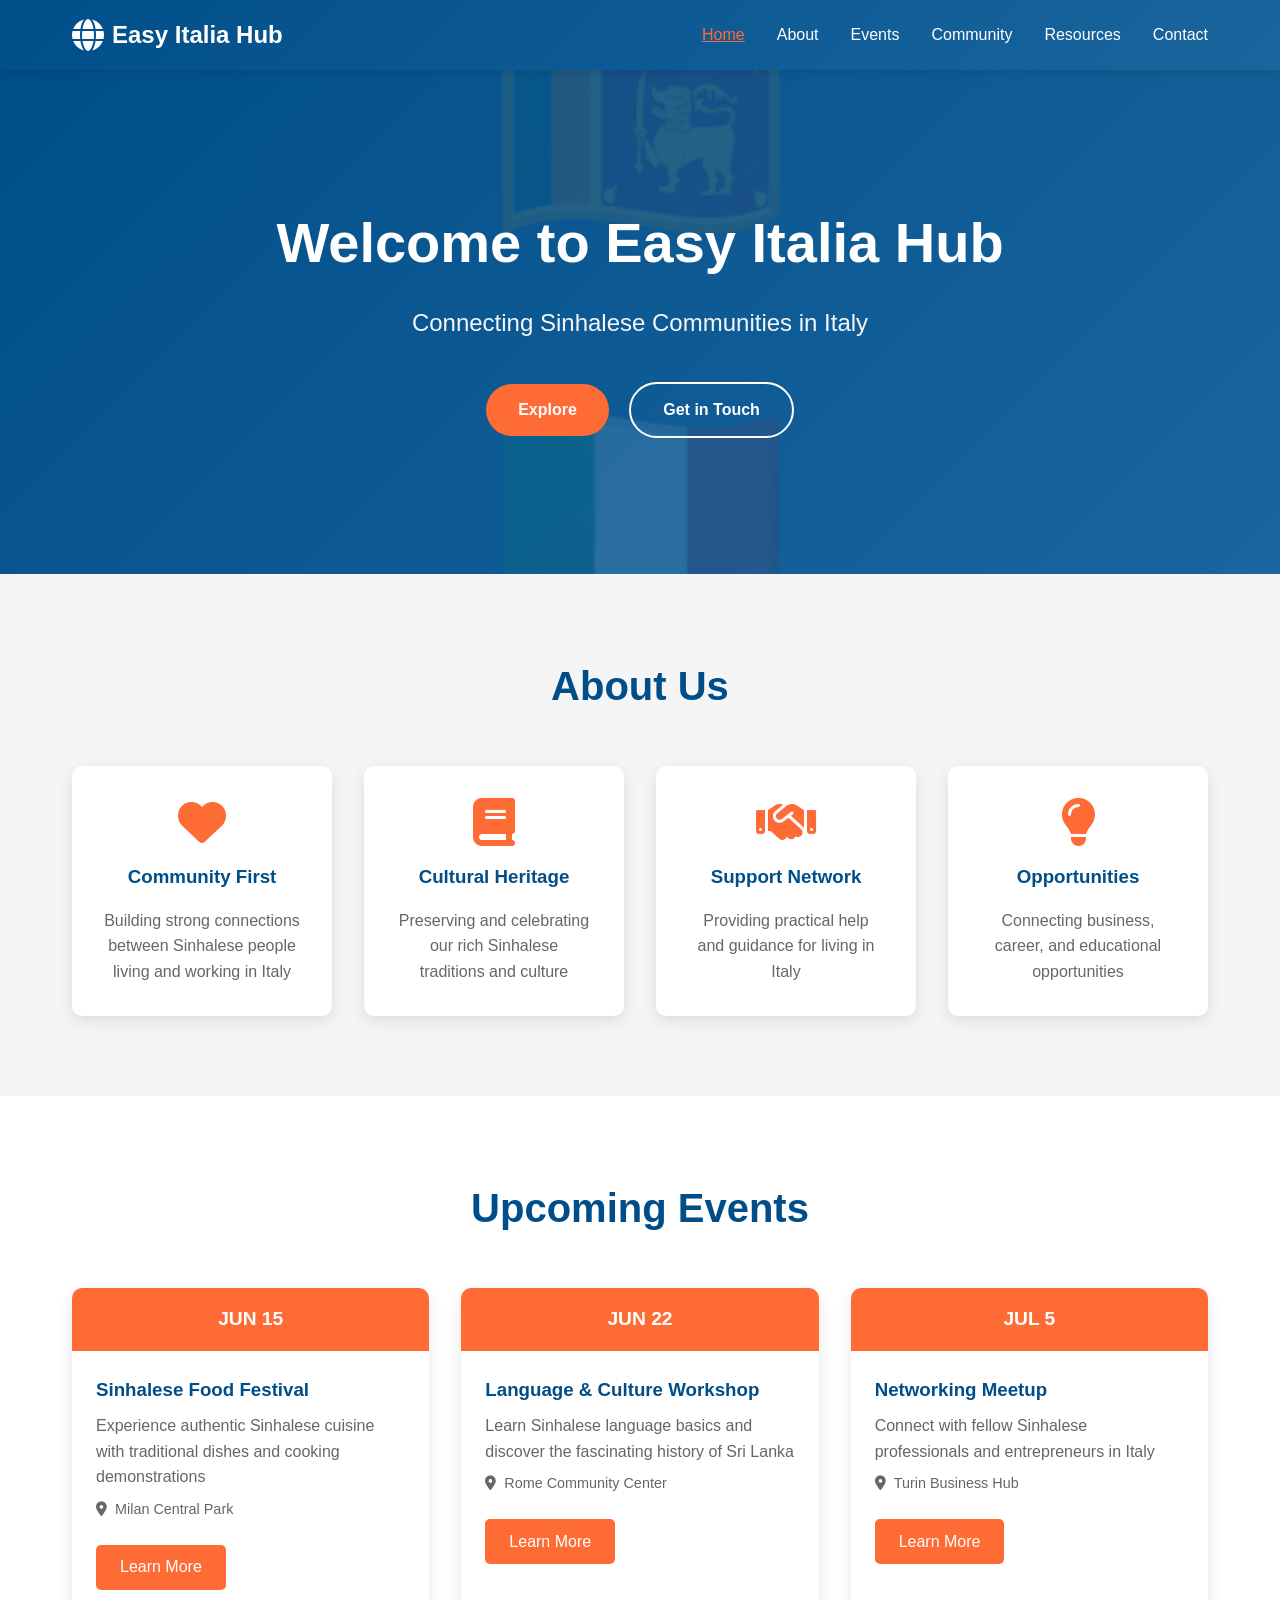
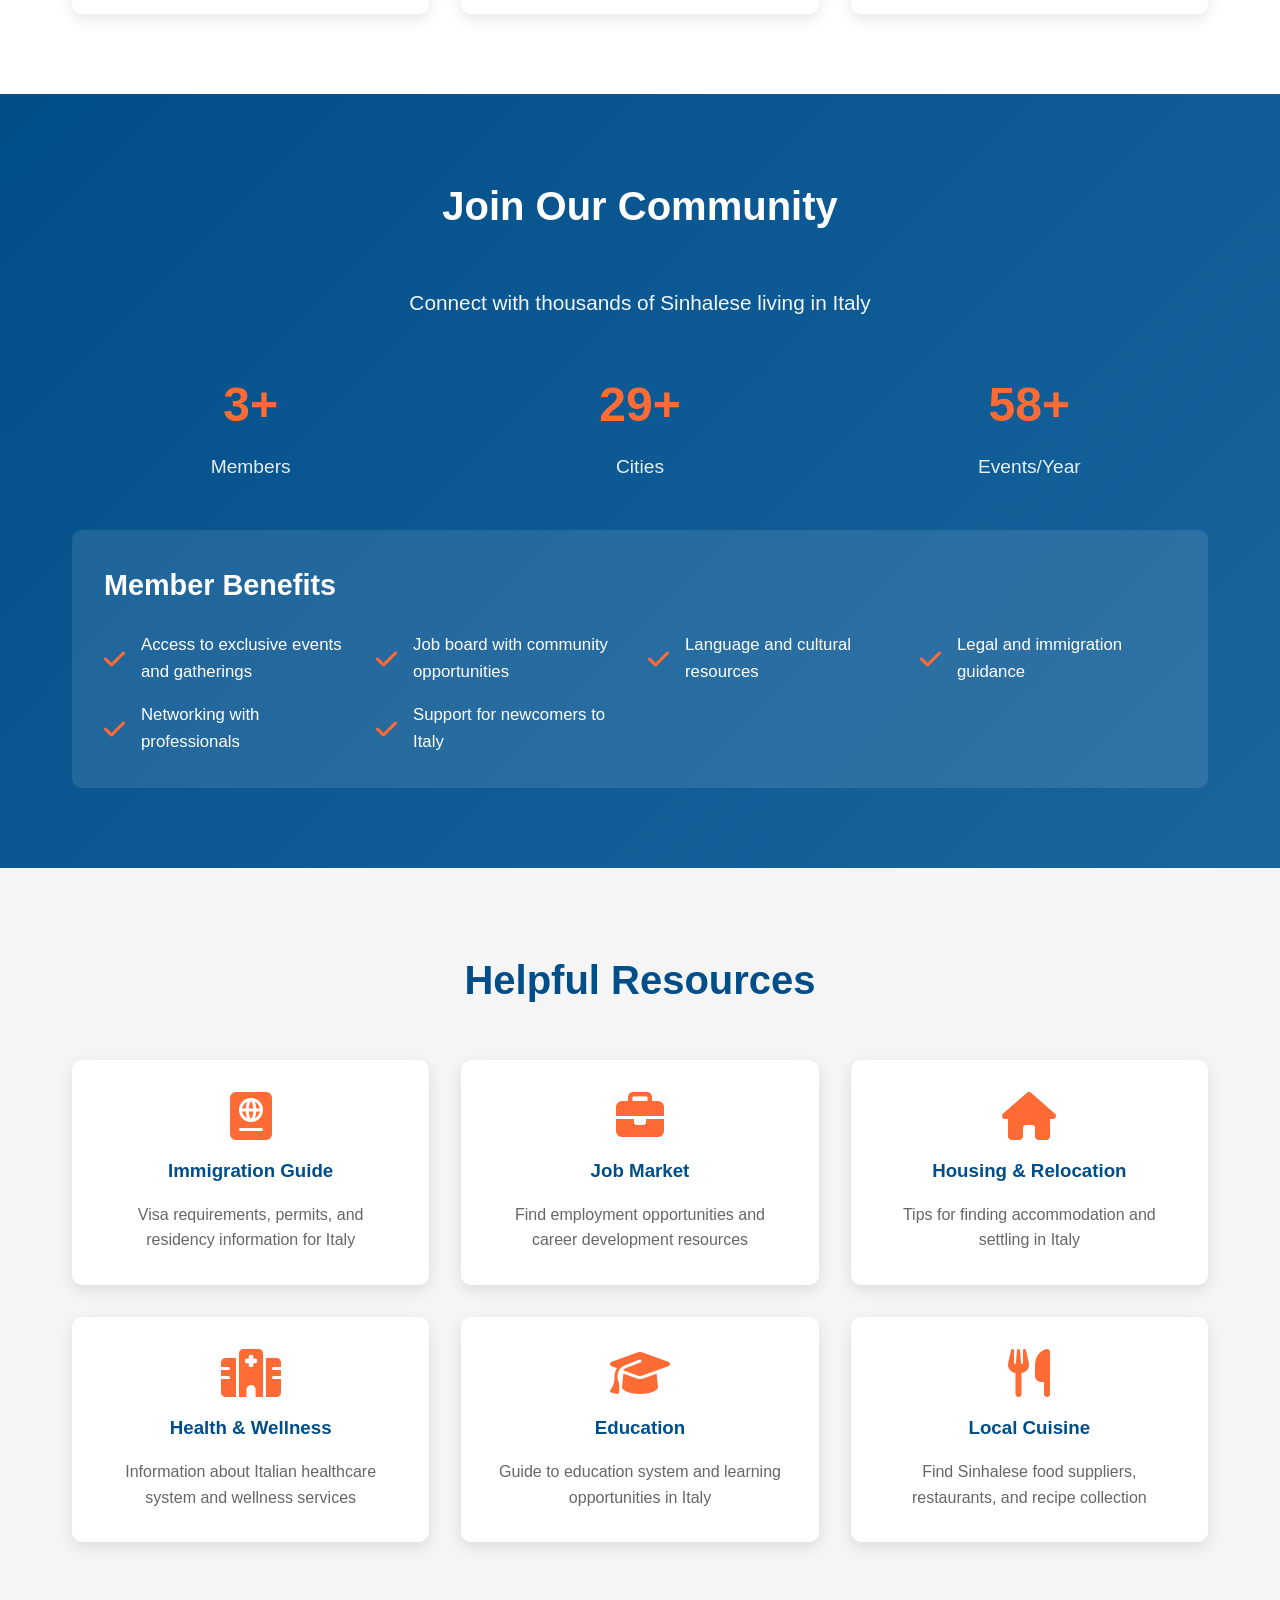
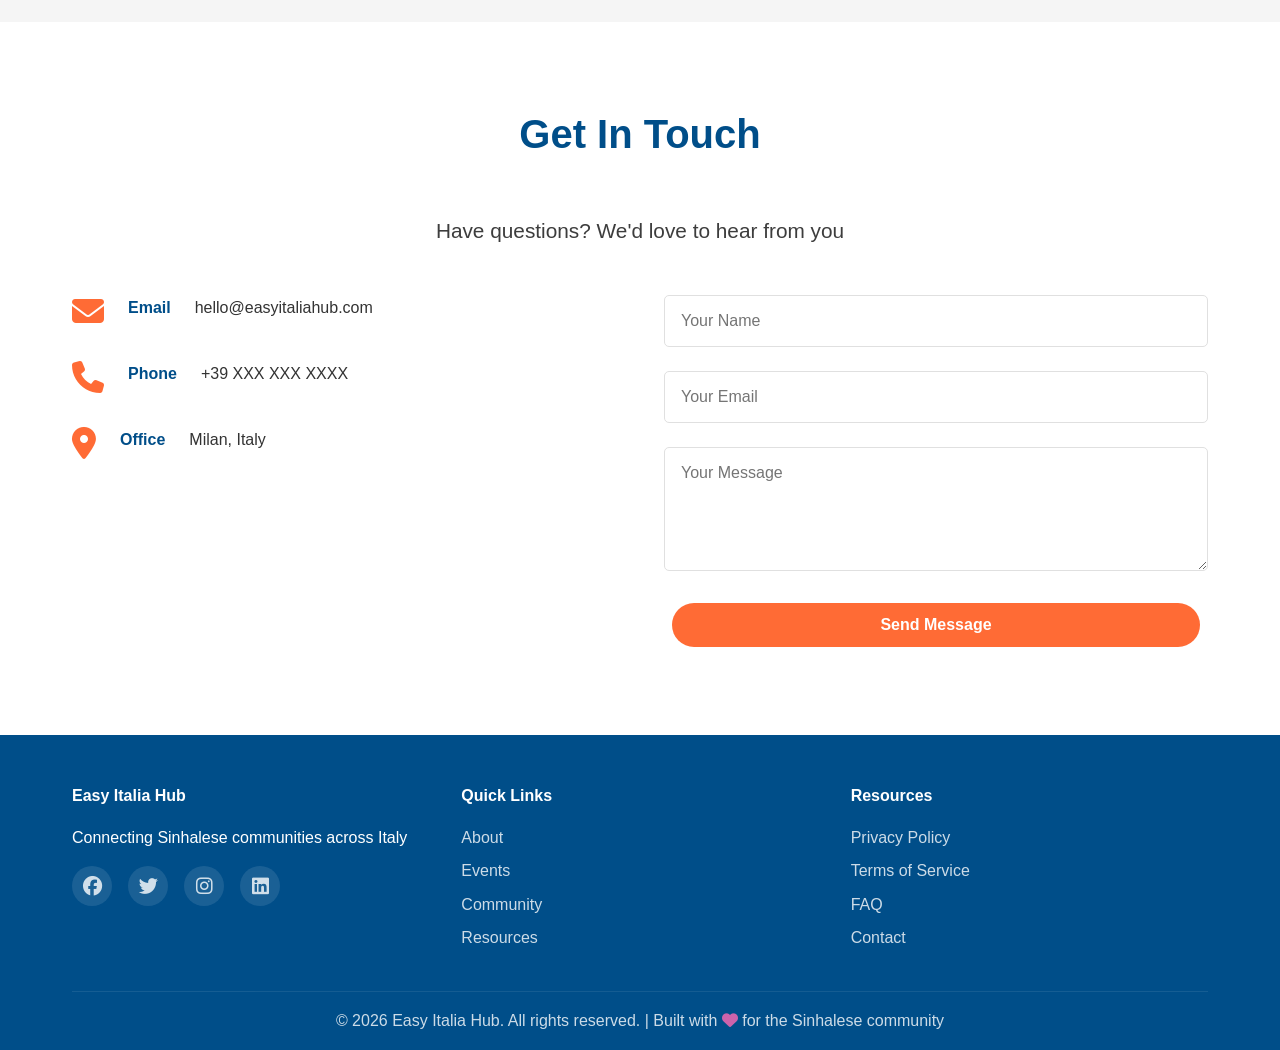
<file: index.html>
<!DOCTYPE html>
<html lang="en">
<head>
    <meta charset="UTF-8">
    <meta name="viewport" content="width=device-width, initial-scale=1.0">
    <title>Easy Italia Hub - Sinhalese Community in Italy</title>
    <link rel="stylesheet" href="styles.css">
    <link rel="stylesheet" href="https://cdnjs.cloudflare.com/ajax/libs/font-awesome/6.4.0/css/all.min.css">
</head>
<body>
    <!-- Navigation -->
    <nav class="navbar">
        <div class="container">
            <div class="nav-brand">
                <i class="fas fa-globe"></i>
                <span>Easy Italia Hub</span>
            </div>
            <ul class="nav-menu">
                <li><a href="#home" class="nav-link">Home</a></li>
                <li><a href="#about" class="nav-link">About</a></li>
                <li><a href="#events" class="nav-link">Events</a></li>
                <li><a href="#community" class="nav-link">Community</a></li>
                <li><a href="#resources" class="nav-link">Resources</a></li>
                <li><a href="#contact" class="nav-link">Contact</a></li>
            </ul>
            <div class="hamburger">
                <span></span>
                <span></span>
                <span></span>
            </div>
        </div>
    </nav>

    <!-- Hero Section -->
    <section class="hero" id="home">
        <div class="hero-content">
            <h1>Welcome to Easy Italia Hub</h1>
            <p>Connecting Sinhalese Communities in Italy</p>
            <a href="#about" class="btn btn-primary">Explore</a>
            <a href="#contact" class="btn btn-secondary">Get in Touch</a>
        </div>
        <div class="hero-background">
            🇱🇰 🇮🇹
        </div>
    </section>

    <!-- About Section -->
    <section class="about" id="about">
        <div class="container">
            <h2>About Us</h2>
            <div class="about-grid">
                <div class="about-card">
                    <i class="fas fa-heart"></i>
                    <h3>Community First</h3>
                    <p>Building strong connections between Sinhalese people living and working in Italy</p>
                </div>
                <div class="about-card">
                    <i class="fas fa-book"></i>
                    <h3>Cultural Heritage</h3>
                    <p>Preserving and celebrating our rich Sinhalese traditions and culture</p>
                </div>
                <div class="about-card">
                    <i class="fas fa-handshake"></i>
                    <h3>Support Network</h3>
                    <p>Providing practical help and guidance for living in Italy</p>
                </div>
                <div class="about-card">
                    <i class="fas fa-lightbulb"></i>
                    <h3>Opportunities</h3>
                    <p>Connecting business, career, and educational opportunities</p>
                </div>
            </div>
        </div>
    </section>

    <!-- Events Section -->
    <section class="events" id="events">
        <div class="container">
            <h2>Upcoming Events</h2>
            <div class="events-grid">
                <div class="event-card">
                    <div class="event-date">JUN 15</div>
                    <h3>Sinhalese Food Festival</h3>
                    <p>Experience authentic Sinhalese cuisine with traditional dishes and cooking demonstrations</p>
                    <div class="event-meta">
                        <i class="fas fa-map-marker-alt"></i>
                        <span>Milan Central Park</span>
                    </div>
                    <a href="#" class="event-btn">Learn More</a>
                </div>
                <div class="event-card">
                    <div class="event-date">JUN 22</div>
                    <h3>Language & Culture Workshop</h3>
                    <p>Learn Sinhalese language basics and discover the fascinating history of Sri Lanka</p>
                    <div class="event-meta">
                        <i class="fas fa-map-marker-alt"></i>
                        <span>Rome Community Center</span>
                    </div>
                    <a href="#" class="event-btn">Learn More</a>
                </div>
                <div class="event-card">
                    <div class="event-date">JUL 5</div>
                    <h3>Networking Meetup</h3>
                    <p>Connect with fellow Sinhalese professionals and entrepreneurs in Italy</p>
                    <div class="event-meta">
                        <i class="fas fa-map-marker-alt"></i>
                        <span>Turin Business Hub</span>
                    </div>
                    <a href="#" class="event-btn">Learn More</a>
                </div>
            </div>
        </div>
    </section>

    <!-- Community Section -->
    <section class="community" id="community">
        <div class="container">
            <h2>Join Our Community</h2>
            <p class="section-subtitle">Connect with thousands of Sinhalese living in Italy</p>
            
            <div class="community-stats">
                <div class="stat">
                    <h3>5,000+</h3>
                    <p>Members</p>
                </div>
                <div class="stat">
                    <h3>50+</h3>
                    <p>Cities</p>
                </div>
                <div class="stat">
                    <h3>100+</h3>
                    <p>Events/Year</p>
                </div>
            </div>

            <div class="community-benefits">
                <h3>Member Benefits</h3>
                <ul>
                    <li><i class="fas fa-check"></i> Access to exclusive events and gatherings</li>
                    <li><i class="fas fa-check"></i> Job board with community opportunities</li>
                    <li><i class="fas fa-check"></i> Language and cultural resources</li>
                    <li><i class="fas fa-check"></i> Legal and immigration guidance</li>
                    <li><i class="fas fa-check"></i> Networking with professionals</li>
                    <li><i class="fas fa-check"></i> Support for newcomers to Italy</li>
                </ul>
            </div>
        </div>
    </section>

    <!-- Resources Section -->
    <section class="resources" id="resources">
        <div class="container">
            <h2>Helpful Resources</h2>
            <div class="resources-grid">
                <div class="resource-card">
                    <i class="fas fa-passport"></i>
                    <h3>Immigration Guide</h3>
                    <p>Visa requirements, permits, and residency information for Italy</p>
                </div>
                <div class="resource-card">
                    <i class="fas fa-briefcase"></i>
                    <h3>Job Market</h3>
                    <p>Find employment opportunities and career development resources</p>
                </div>
                <div class="resource-card">
                    <i class="fas fa-home"></i>
                    <h3>Housing & Relocation</h3>
                    <p>Tips for finding accommodation and settling in Italy</p>
                </div>
                <div class="resource-card">
                    <i class="fas fa-hospital"></i>
                    <h3>Health & Wellness</h3>
                    <p>Information about Italian healthcare system and wellness services</p>
                </div>
                <div class="resource-card">
                    <i class="fas fa-graduation-cap"></i>
                    <h3>Education</h3>
                    <p>Guide to education system and learning opportunities in Italy</p>
                </div>
                <div class="resource-card">
                    <i class="fas fa-utensils"></i>
                    <h3>Local Cuisine</h3>
                    <p>Find Sinhalese food suppliers, restaurants, and recipe collection</p>
                </div>
            </div>
        </div>
    </section>

    <!-- Contact Section -->
    <section class="contact" id="contact">
        <div class="container">
            <h2>Get In Touch</h2>
            <p class="section-subtitle">Have questions? We'd love to hear from you</p>
            
            <div class="contact-grid">
                <div class="contact-info">
                    <div class="contact-item">
                        <i class="fas fa-envelope"></i>
                        <h4>Email</h4>
                        <p>hello@easyitaliahub.com</p>
                    </div>
                    <div class="contact-item">
                        <i class="fas fa-phone"></i>
                        <h4>Phone</h4>
                        <p>+39 XXX XXX XXXX</p>
                    </div>
                    <div class="contact-item">
                        <i class="fas fa-map-marker-alt"></i>
                        <h4>Office</h4>
                        <p>Milan, Italy</p>
                    </div>
                </div>

                <form class="contact-form">
                    <div class="form-group">
                        <input type="text" placeholder="Your Name" required>
                    </div>
                    <div class="form-group">
                        <input type="email" placeholder="Your Email" required>
                    </div>
                    <div class="form-group">
                        <textarea placeholder="Your Message" rows="5" required></textarea>
                    </div>
                    <button type="submit" class="btn btn-primary">Send Message</button>
                </form>
            </div>
        </div>
    </section>

    <!-- Footer -->
    <footer class="footer">
        <div class="container">
            <div class="footer-content">
                <div class="footer-section">
                    <h4>Easy Italia Hub</h4>
                    <p>Connecting Sinhalese communities across Italy</p>
                    <div class="social-links">
                        <a href="#" class="social-link"><i class="fab fa-facebook"></i></a>
                        <a href="#" class="social-link"><i class="fab fa-twitter"></i></a>
                        <a href="#" class="social-link"><i class="fab fa-instagram"></i></a>
                        <a href="#" class="social-link"><i class="fab fa-linkedin"></i></a>
                    </div>
                </div>
                <div class="footer-section">
                    <h4>Quick Links</h4>
                    <ul>
                        <li><a href="#about">About</a></li>
                        <li><a href="#events">Events</a></li>
                        <li><a href="#community">Community</a></li>
                        <li><a href="#resources">Resources</a></li>
                    </ul>
                </div>
                <div class="footer-section">
                    <h4>Resources</h4>
                    <ul>
                        <li><a href="#">Privacy Policy</a></li>
                        <li><a href="#">Terms of Service</a></li>
                        <li><a href="#">FAQ</a></li>
                        <li><a href="#">Contact</a></li>
                    </ul>
                </div>
            </div>
            <div class="footer-bottom">
                <p>&copy; 2026 Easy Italia Hub. All rights reserved. | Built with <i class="fas fa-heart"></i> for the Sinhalese community</p>
            </div>
        </div>
    </footer>

    <script src="script.js"></script>
</body>
</html>
</file>
<file: styles.css>
* {
    margin: 0;
    padding: 0;
    box-sizing: border-box;
}

:root {
    --primary-color: #FF6B35;
    --secondary-color: #004E89;
    --accent-color: #1A659E;
    --light-bg: #F5F5F5;
    --dark-text: #333333;
    --text-light: #666666;
    --border-color: #E0E0E0;
    --success-color: #27AE60;
    --padding: 2rem;
    --transition: all 0.3s ease;
}

html {
    scroll-behavior: smooth;
}

body {
    font-family: 'Segoe UI', Tahoma, Geneva, Verdana, sans-serif;
    line-height: 1.6;
    color: var(--dark-text);
    background-color: #fff;
}

.container {
    max-width: 1200px;
    margin: 0 auto;
    padding: 0 2rem;
}

/* Navigation */
.navbar {
    background: linear-gradient(135deg, var(--secondary-color) 0%, var(--accent-color) 100%);
    padding: 1rem 0;
    position: sticky;
    top: 0;
    z-index: 1000;
    box-shadow: 0 2px 10px rgba(0, 0, 0, 0.1);
}

.navbar .container {
    display: flex;
    justify-content: space-between;
    align-items: center;
}

.nav-brand {
    display: flex;
    align-items: center;
    gap: 0.5rem;
    font-size: 1.5rem;
    font-weight: bold;
    color: white;
}

.nav-brand i {
    font-size: 2rem;
}

.nav-menu {
    display: flex;
    list-style: none;
    gap: 2rem;
}

.nav-link {
    color: white;
    text-decoration: none;
    transition: var(--transition);
    font-weight: 500;
}

.nav-link:hover {
    color: var(--primary-color);
    transform: translateY(-2px);
}

.hamburger {
    display: none;
    flex-direction: column;
    cursor: pointer;
}

.hamburger span {
    width: 25px;
    height: 3px;
    background: white;
    margin: 5px 0;
    border-radius: 3px;
    transition: var(--transition);
}

/* Hero Section */
.hero {
    background: linear-gradient(135deg, var(--secondary-color) 0%, var(--accent-color) 100%);
    color: white;
    padding: 8rem var(--padding);
    text-align: center;
    position: relative;
    overflow: hidden;
}

.hero-background {
    font-size: 15rem;
    opacity: 0.1;
    position: absolute;
    top: 50%;
    left: 50%;
    transform: translate(-50%, -50%);
    z-index: 1;
}

.hero-content {
    position: relative;
    z-index: 2;
}

.hero h1 {
    font-size: 3.5rem;
    margin-bottom: 1rem;
    animation: slideDown 0.8s ease;
}

.hero p {
    font-size: 1.5rem;
    margin-bottom: 2rem;
    opacity: 0.95;
}

.btn {
    display: inline-block;
    padding: 0.8rem 2rem;
    border-radius: 50px;
    text-decoration: none;
    font-weight: 600;
    transition: var(--transition);
    margin: 0.5rem;
    cursor: pointer;
    border: none;
    font-size: 1rem;
}

.btn-primary {
    background: var(--primary-color);
    color: white;
}

.btn-primary:hover {
    background: #FF5520;
    transform: translateY(-3px);
    box-shadow: 0 5px 20px rgba(255, 107, 53, 0.4);
}

.btn-secondary {
    background: transparent;
    color: white;
    border: 2px solid white;
}

.btn-secondary:hover {
    background: white;
    color: var(--secondary-color);
    transform: translateY(-3px);
}

/* About Section */
.about {
    padding: 5rem var(--padding);
    background: var(--light-bg);
}

.about h2,
.events h2,
.community h2,
.resources h2,
.contact h2 {
    font-size: 2.5rem;
    margin-bottom: 3rem;
    text-align: center;
    color: var(--secondary-color);
}

.about-grid {
    display: grid;
    grid-template-columns: repeat(auto-fit, minmax(250px, 1fr));
    gap: 2rem;
}

.about-card {
    background: white;
    padding: 2rem;
    border-radius: 10px;
    text-align: center;
    box-shadow: 0 5px 15px rgba(0, 0, 0, 0.1);
    transition: var(--transition);
}

.about-card:hover {
    transform: translateY(-10px);
    box-shadow: 0 15px 30px rgba(0, 0, 0, 0.15);
}

.about-card i {
    font-size: 3rem;
    color: var(--primary-color);
    margin-bottom: 1rem;
}

.about-card h3 {
    margin-bottom: 1rem;
    color: var(--secondary-color);
}

.about-card p {
    color: var(--text-light);
}

/* Events Section */
.events {
    padding: 5rem var(--padding);
}

.events-grid {
    display: grid;
    grid-template-columns: repeat(auto-fit, minmax(300px, 1fr));
    gap: 2rem;
}

.event-card {
    background: white;
    border-radius: 10px;
    overflow: hidden;
    box-shadow: 0 5px 15px rgba(0, 0, 0, 0.1);
    transition: var(--transition);
    position: relative;
}

.event-card:hover {
    transform: translateY(-10px);
    box-shadow: 0 15px 30px rgba(0, 0, 0, 0.2);
}

.event-date {
    background: var(--primary-color);
    color: white;
    padding: 1rem;
    font-weight: bold;
    text-align: center;
    font-size: 1.2rem;
}

.event-card h3 {
    padding: 1.5rem 1.5rem 0;
    color: var(--secondary-color);
}

.event-card p {
    padding: 0.5rem 1.5rem;
    color: var(--text-light);
}

.event-meta {
    padding: 0 1.5rem;
    color: var(--text-light);
    font-size: 0.9rem;
    display: flex;
    align-items: center;
    gap: 0.5rem;
}

.event-btn {
    display: inline-block;
    margin: 1.5rem;
    padding: 0.6rem 1.5rem;
    background: var(--primary-color);
    color: white;
    text-decoration: none;
    border-radius: 5px;
    transition: var(--transition);
}

.event-btn:hover {
    background: #FF5520;
}

/* Community Section */
.community {
    padding: 5rem var(--padding);
    background: linear-gradient(135deg, var(--secondary-color) 0%, var(--accent-color) 100%);
    color: white;
}

.community h2 {
    color: white;
}

.section-subtitle {
    text-align: center;
    font-size: 1.3rem;
    margin-bottom: 3rem;
    opacity: 0.95;
}

.community-stats {
    display: grid;
    grid-template-columns: repeat(auto-fit, minmax(200px, 1fr));
    gap: 2rem;
    margin: 3rem 0;
    text-align: center;
}

.stat h3 {
    font-size: 3rem;
    color: var(--primary-color);
    margin-bottom: 0.5rem;
}

.stat p {
    font-size: 1.2rem;
    opacity: 0.9;
}

.community-benefits {
    background: rgba(255, 255, 255, 0.1);
    padding: 2rem;
    border-radius: 10px;
    margin-top: 2rem;
}

.community-benefits h3 {
    margin-bottom: 1.5rem;
    font-size: 1.8rem;
}

.community-benefits ul {
    list-style: none;
    display: grid;
    grid-template-columns: repeat(auto-fit, minmax(250px, 1fr));
    gap: 1rem;
}

.community-benefits li {
    display: flex;
    align-items: center;
    gap: 1rem;
    font-size: 1.05rem;
}

.community-benefits i {
    color: var(--primary-color);
    font-size: 1.5rem;
}

/* Resources Section */
.resources {
    padding: 5rem var(--padding);
    background: var(--light-bg);
}

.resources-grid {
    display: grid;
    grid-template-columns: repeat(auto-fit, minmax(280px, 1fr));
    gap: 2rem;
}

.resource-card {
    background: white;
    padding: 2rem;
    border-radius: 10px;
    text-align: center;
    box-shadow: 0 5px 15px rgba(0, 0, 0, 0.1);
    transition: var(--transition);
}

.resource-card:hover {
    transform: translateY(-10px);
    box-shadow: 0 15px 30px rgba(0, 0, 0, 0.15);
}

.resource-card i {
    font-size: 3rem;
    color: var(--primary-color);
    margin-bottom: 1rem;
}

.resource-card h3 {
    margin-bottom: 1rem;
    color: var(--secondary-color);
}

.resource-card p {
    color: var(--text-light);
}

/* Contact Section */
.contact {
    padding: 5rem var(--padding);
}

.contact-grid {
    display: grid;
    grid-template-columns: 1fr 1fr;
    gap: 3rem;
    margin-top: 3rem;
}

.contact-info {
    display: flex;
    flex-direction: column;
    gap: 2rem;
}

.contact-item {
    display: flex;
    gap: 1.5rem;
}

.contact-item i {
    font-size: 2rem;
    color: var(--primary-color);
    flex-shrink: 0;
}

.contact-item h4 {
    margin-bottom: 0.5rem;
    color: var(--secondary-color);
}

.contact-form {
    display: flex;
    flex-direction: column;
    gap: 1.5rem;
}

.form-group {
    display: flex;
}

.form-group input,
.form-group textarea {
    width: 100%;
    padding: 1rem;
    border: 1px solid var(--border-color);
    border-radius: 5px;
    font-family: inherit;
    font-size: 1rem;
    transition: var(--transition);
}

.form-group input:focus,
.form-group textarea:focus {
    outline: none;
    border-color: var(--primary-color);
    box-shadow: 0 0 10px rgba(255, 107, 53, 0.2);
}

/* Footer */
.footer {
    background: var(--secondary-color);
    color: white;
    padding: 3rem var(--padding) 1rem;
}

.footer-content {
    display: grid;
    grid-template-columns: repeat(auto-fit, minmax(250px, 1fr));
    gap: 2rem;
    margin-bottom: 2rem;
}

.footer-section h4 {
    margin-bottom: 1rem;
}

.footer-section ul {
    list-style: none;
}

.footer-section ul li {
    margin-bottom: 0.5rem;
}

.footer-section a {
    color: rgba(255, 255, 255, 0.8);
    text-decoration: none;
    transition: var(--transition);
}

.footer-section a:hover {
    color: var(--primary-color);
}

.social-links {
    display: flex;
    gap: 1rem;
    margin-top: 1rem;
}

.social-link {
    display: inline-flex;
    align-items: center;
    justify-content: center;
    width: 40px;
    height: 40px;
    background: rgba(255, 255, 255, 0.1);
    border-radius: 50%;
    font-size: 1.2rem;
    transition: var(--transition);
}

.social-link:hover {
    background: var(--primary-color);
    transform: translateY(-3px);
}

.footer-bottom {
    border-top: 1px solid rgba(255, 255, 255, 0.1);
    padding-top: 1rem;
    text-align: center;
    opacity: 0.8;
}

.footer-bottom i {
    color: #FF69B4;
}

/* Animations */
@keyframes slideDown {
    from {
        opacity: 0;
        transform: translateY(-30px);
    }
    to {
        opacity: 1;
        transform: translateY(0);
    }
}

/* Responsive Design */
@media (max-width: 768px) {
    .nav-menu {
        gap: 1rem;
    }

    .hamburger {
        display: flex;
    }

    .hero h1 {
        font-size: 2rem;
    }

    .hero p {
        font-size: 1.1rem;
    }

    .btn {
        margin: 0.3rem;
        padding: 0.6rem 1.5rem;
    }

    .hero-background {
        font-size: 8rem;
    }

    .about h2,
    .events h2,
    .community h2,
    .resources h2,
    .contact h2 {
        font-size: 2rem;
    }

    .community-stats {
        grid-template-columns: 1fr;
    }

    .contact-grid {
        grid-template-columns: 1fr;
    }

    .contact-form {
        margin-top: 2rem;
    }

    .about-grid,
    .events-grid,
    .resources-grid {
        grid-template-columns: 1fr;
    }
}

@media (max-width: 480px) {
    .nav-menu {
        flex-direction: column;
        gap: 0.5rem;
    }

    .hero {
        padding: 3rem 1rem;
    }

    .hero h1 {
        font-size: 1.5rem;
    }

    .about,
    .events,
    .community,
    .resources,
    .contact {
        padding: 2rem 1rem;
    }

    .stat h3 {
        font-size: 2rem;
    }

    .community-benefits ul {
        grid-template-columns: 1fr;
    }
}
</file>
